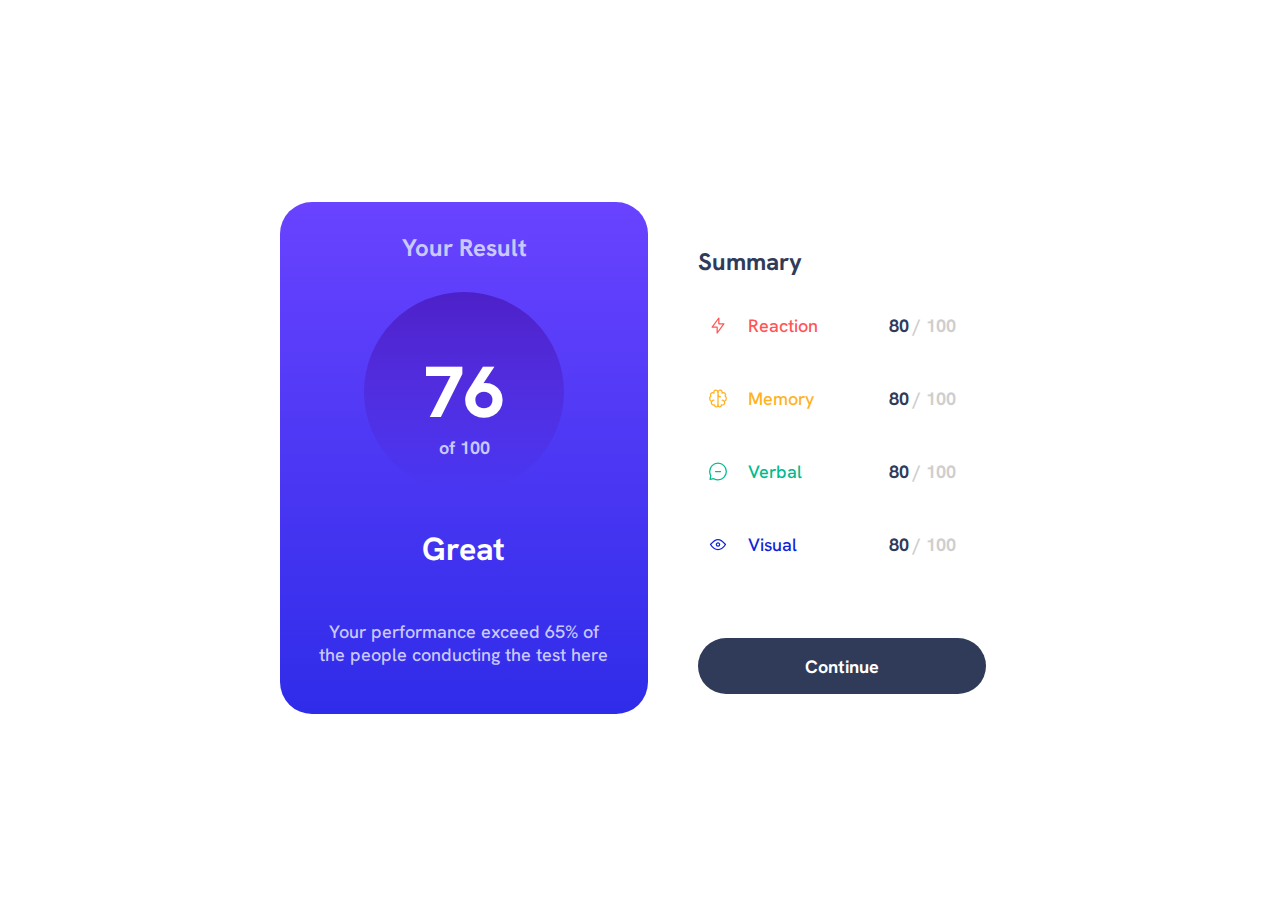
<file: index.html>
<!DOCTYPE html>
<html lang="en">

<head>
    <meta charset="UTF-8">
    <meta name="viewport" content="width=device-width, initial-scale=1.0">
    <title>Document</title>
    <link rel="stylesheet" href="style.css">
</head>

<body>
    <div class="container">
        <div class="left_container">
            <p class="result">Your Result</p>
            <div class="circle">
                <p class="score">76</p>
                <p class="under_score">of 100</p>
            </div>
            <div class="comments">
                <p class="note">Great</p>
                <p class="note_bis">Your performance exceed 65% of the people conducting the test here</p>
            </div>
        </div>

        <div class="right_container">
            <div class="summary">
                <p>Summary</p>
            </div>
            <div class="scores">
                <div class="capability reaction">
                    <div class="icone_name">
                        <img src="summary/assets/images/icon-reaction.svg">
                        <p>Reaction</p>
                    </div>
                    <div class="score_over_100">
                        <span class="highlighted">80</span> <span>/ 100</span>
                    </div>
                </div>
                <div class="capability memory">
                    <div class="icone_name">
                        <img src="summary/assets/images/icon-memory.svg">
                        <p>Memory</p>
                    </div class="icone_name">
                    <div class="score_over_100">
                        <span class="highlighted">80</span> <span>/ 100</span>
                    </div>
                </div>
                <div class="capability verbal">
                    <dic class="icone_name">
                        <img src="summary/assets/images/icon-verbal.svg">
                        <p>Verbal</p>
                    </dic class="icone_name">
                    <div class="score_over_100">
                        <span class="highlighted">80</span> <span>/ 100</span>
                    </div>
                </div>
                <div class="capability visual">
                    <div class="icone_name">
                        <img src="summary/assets/images/icon-visual.svg">
                        <p>Visual</p>
                    </div class="icone_name">
                    <div class="score_over_100">
                        <span class="highlighted">80</span> <span>/ 100</span>
                    </div>
                </div>
                <div class="button">Continue</div>

            </div>
        </div>
    </div>
</body>

</html>
</file>
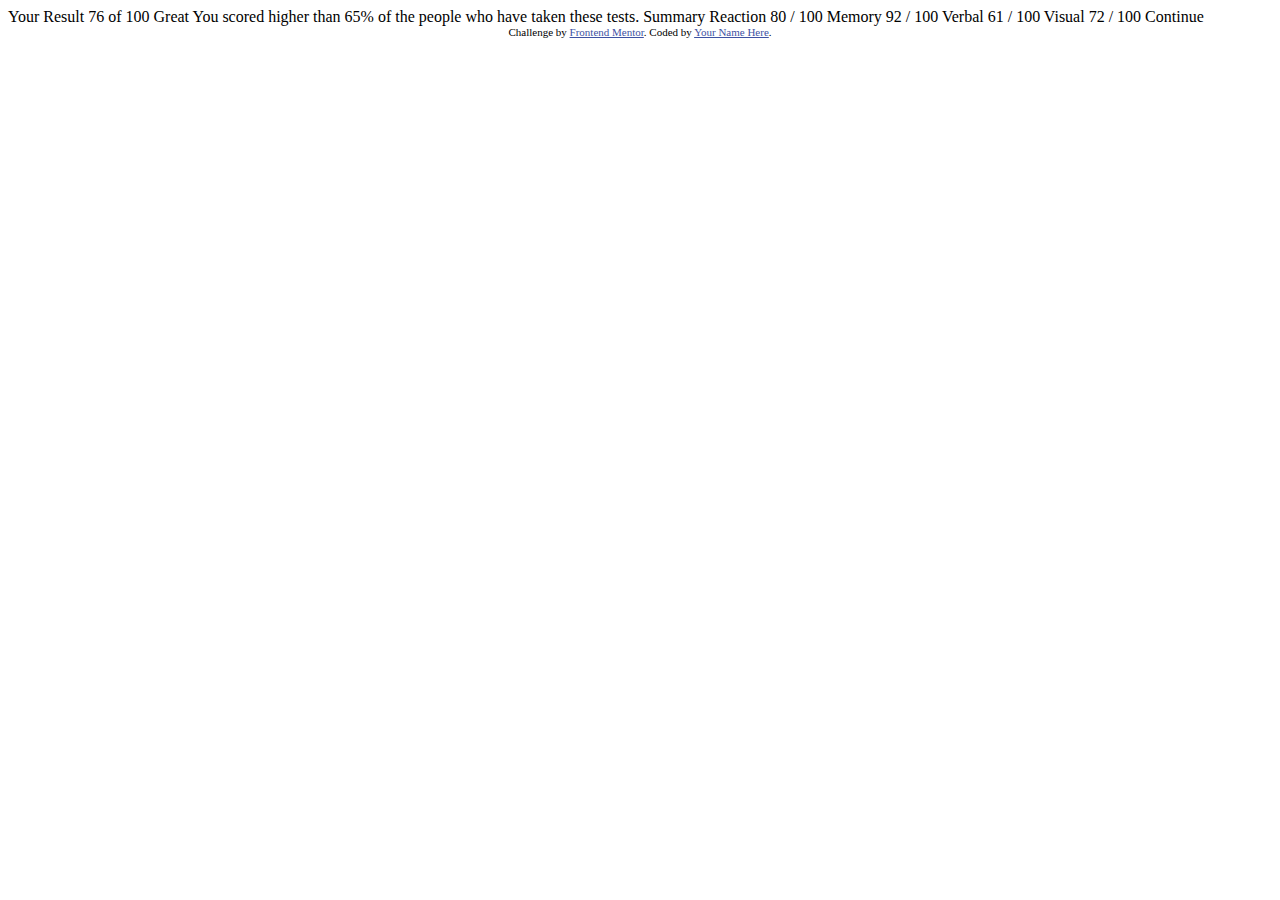
<file: summary/index.html>
<!DOCTYPE html>
<html lang="en">
<head>
  <meta charset="UTF-8">
  <meta name="viewport" content="width=device-width, initial-scale=1.0"> <!-- displays site properly based on user's device -->

  <link rel="icon" type="image/png" sizes="32x32" href="./assets/images/favicon-32x32.png">
  
  <title>Frontend Mentor | Results summary component</title>

  <!-- Feel free to remove these styles or customise in your own stylesheet 👍 -->
  <style>
    .attribution { font-size: 11px; text-align: center; }
    .attribution a { color: hsl(228, 45%, 44%); }
  </style>
</head>
<body>

  Your Result
  76
  of 100

  Great
  You scored higher than 65% of the people who have taken these tests.
  
  Summary

  Reaction
  80 / 100

  Memory
  92 / 100

  Verbal
  61 / 100

  Visual
  72 / 100

  Continue
  
  <div class="attribution">
    Challenge by <a href="https://www.frontendmentor.io?ref=challenge" target="_blank">Frontend Mentor</a>. 
    Coded by <a href="#">Your Name Here</a>.
  </div>
</body>
</html>
</file>
<file: style.css>
@font-face {
    font-family: 'HankenGrotesk';
    src: url('summary/assets/fonts/HankenGrotesk-VariableFont_wght.ttf') format('truetype');
}

html {
    height: 100vh;
    width: 100vw;
    font-family: 'HankenGrotesk';
    color: #FFF
}

body {
    height: 100%;
    width: 100%;
    display: flex;
    justify-content: center;
    align-items: center;
}

p {
    text-align: center;
}

.container {
    width: 736px;
    height: 512px;
    flex-shrink: 0;
    display: flex;
}

.left_container {
    width: 368px;
    height: 512px;
    flex-shrink: 0;
    border-radius: 32px;
    background: linear-gradient(180deg, #75F 0%, #6943FF 0.01%, #2F2CE9 100%);
    display: flex;
    flex-direction: column;
    justify-content: space-between;
    align-items: center;
}

.result {
    margin-top: 30px;
    font-size: 24px;
    font-style: normal;
    font-weight: 700;
    line-height: normal;
    color: #CAC9FF;
}

.circle {
    width: 200px;
    height: 200px;
    border-radius: 200px;
    background: linear-gradient(180deg, #4D21C9 0%, rgba(37, 33, 201, 0.00) 100%, rgba(37, 33, 201, 0.00) 100%);
    display: flex;
    flex-direction: column;
    justify-content: center;
    align-items: center;
    position: relative;
}

.score {
    font-size: 72px;
    font-style: normal;
    font-weight: 800;
    line-height: 72px;
}

.under_score {
    font-size: 18px;
    font-style: normal;
    font-weight: 700;
    line-height: normal;
    color: #CAC9FF;
    position: absolute;
    bottom: 15px;
}

.comments {
    width: 80%;
    display: flex;
    flex-direction: column;
    justify-content: center;
    align-items: center;
    margin-bottom: 30px;
}

.note {
    font-size: 32px;
    font-style: normal;
    font-weight: 700;
    line-height: normal;
}

.note_bis {
    font-size: 18px;
    font-style: normal;
    font-weight: 500;
    line-height: normal;
    color: #CAC9FF;
}

.right_container {
    width: 368px;
    height: 512px;
    /* background-color: #cddb4f; */
    border-radius: 32px;
    color: black;
    display: flex;
    flex-direction: column;
    justify-content: center;
    align-items: center;
    position: relative;
}

.summary {
    position: absolute;
    top: 20px;
    left: 50px;
    font-size: 24px;
    font-style: normal;
    font-weight: 700;
    line-height: normal;
    color: #303B59;
}

.scores {
    height: 70%;
    width: 90%;
    display: flex;
    flex-direction: column;
    margin-top: 70px;
}

.capability {
    display: flex;
    align-items: center;
    justify-content: space-around;
    margin-bottom: 50px;
}

.icone_name {
    display: flex;
    width: 30%;
}

.icone_name p {
    font-size: 18px;
    font-style: normal;
    font-weight: 500;
    line-height: normal;
    margin-top: 0px;
    margin-bottom: 0px;
}

.reaction .icone_name>p {
    color: #F55;
}

.memory .icone_name>p {
    color: #FFB21E;
}

.verbal .icone_name>p {
    color: #00BB8F;
}

.visual .icone_name>p {
    color: #1125D6;
}

.icone_name p {
    margin-left: 20px;
}

.highlighted {
    font-size: 18px;
    font-style: normal;
    font-weight: 700;
    line-height: normal;
    color: #303B59;
}

.score_over_100>span:nth-child(2) {
    font-size: 18px;
    font-style: normal;
    font-weight: 700;
    line-height: normal;
    color: #9e9e9e;
    opacity: 0.5;
}

.button {
    width: 288px;
    height: 56px;
    border-radius: 128px;
    background-color: #303B59;
    color: #FFF;
    font-size: 18px;
    font-style: normal;
    font-weight: 700;
    line-height: normal;
    display: flex;
    justify-content: center;
    align-items: center;
    position: absolute;
    bottom: 20px;
    left: 50px;
}
</file>
